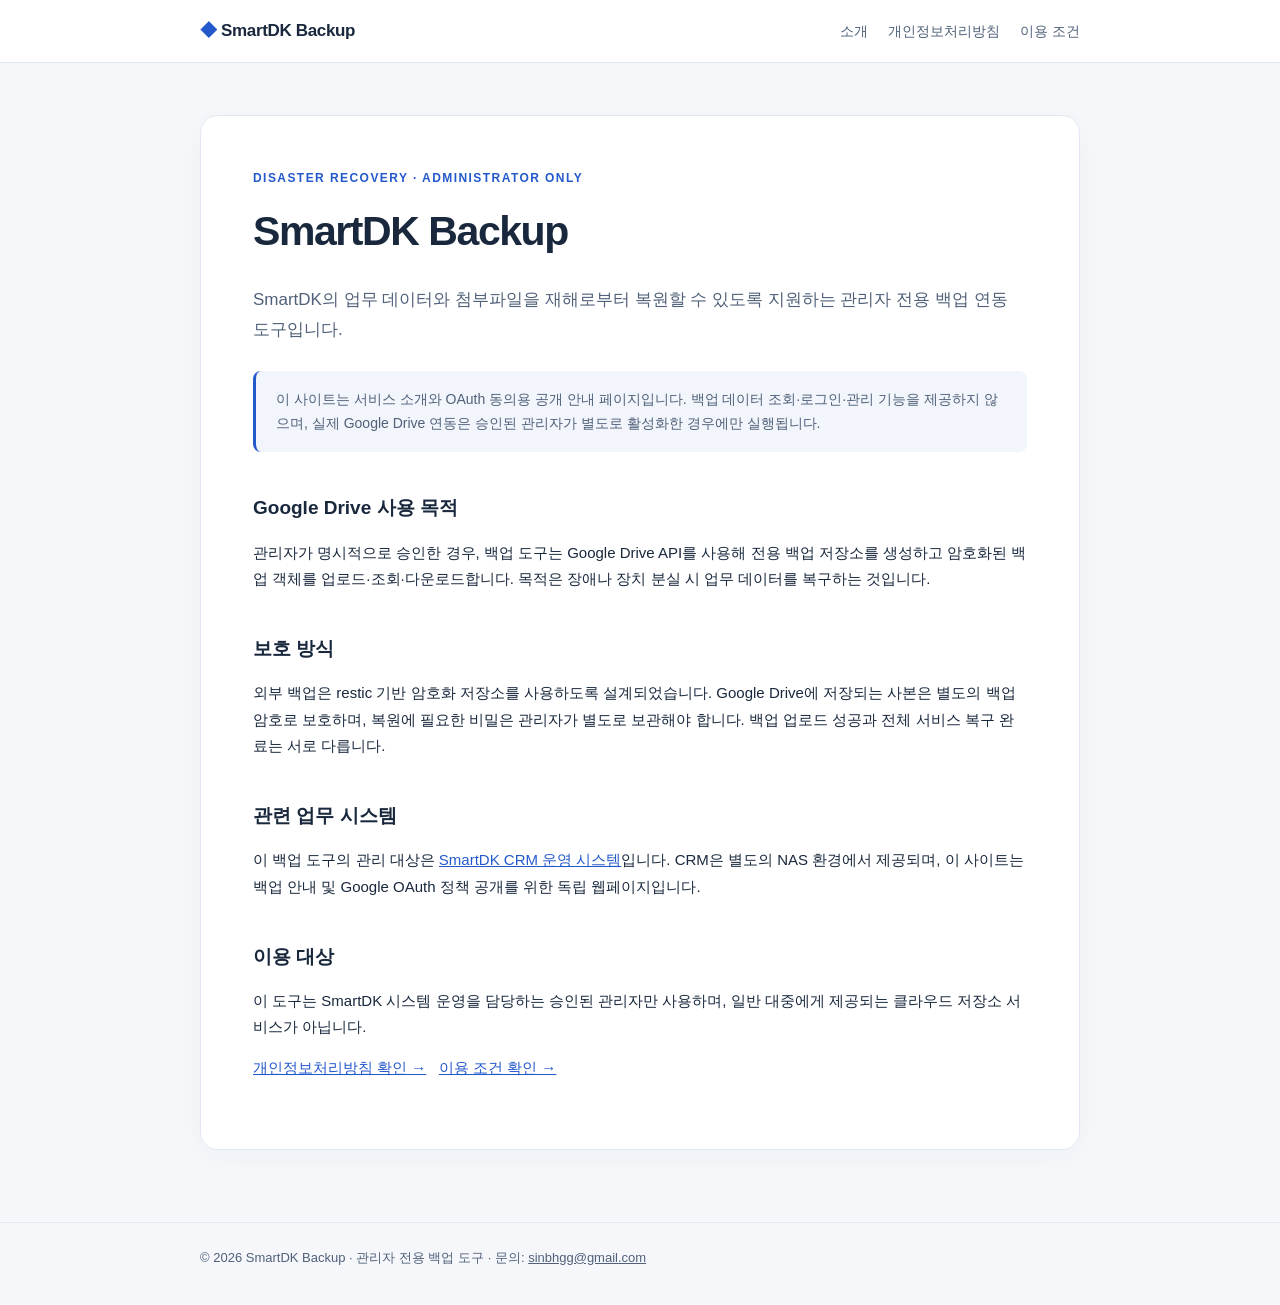
<file: index.html>
<!doctype html><html lang="ko"><head><meta charset="utf-8"><meta name="viewport" content="width=device-width, initial-scale=1"><meta name="robots" content="index,follow"><title>서비스 소개 | SmartDK Backup</title><meta name="description" content="SmartDK Backup의 관리자 전용 Google Drive 백업 서비스 및 개인정보처리 안내."><link rel="stylesheet" href="assets/site.css"></head><body><header><div class="wrap bar"><a class="brand" href="./"><span>◆</span> SmartDK Backup</a><nav aria-label="주 메뉴"><a href="./">소개</a><a href="privacy/">개인정보처리방침</a><a href="terms/">이용 조건</a></nav></div></header><main class="wrap"><article class="panel"><div class="eyebrow">Disaster Recovery · Administrator Only</div><h1>SmartDK Backup</h1><p class="lead">SmartDK의 업무 데이터와 첨부파일을 재해로부터 복원할 수 있도록 지원하는 관리자 전용 백업 연동 도구입니다.</p><div class="note">이 사이트는 서비스 소개와 OAuth 동의용 공개 안내 페이지입니다. 백업 데이터 조회·로그인·관리 기능을 제공하지 않으며, 실제 Google Drive 연동은 승인된 관리자가 별도로 활성화한 경우에만 실행됩니다.</div><h2>Google Drive 사용 목적</h2><p>관리자가 명시적으로 승인한 경우, 백업 도구는 Google Drive API를 사용해 전용 백업 저장소를 생성하고 암호화된 백업 객체를 업로드·조회·다운로드합니다. 목적은 장애나 장치 분실 시 업무 데이터를 복구하는 것입니다.</p><h2>보호 방식</h2><p>외부 백업은 restic 기반 암호화 저장소를 사용하도록 설계되었습니다. Google Drive에 저장되는 사본은 별도의 백업 암호로 보호하며, 복원에 필요한 비밀은 관리자가 별도로 보관해야 합니다. 백업 업로드 성공과 전체 서비스 복구 완료는 서로 다릅니다.</p><h2>관련 업무 시스템</h2><p>이 백업 도구의 관리 대상은 <a href="https://crm.dkok.co.kr/" rel="noopener noreferrer">SmartDK CRM 운영 시스템</a>입니다. CRM은 별도의 NAS 환경에서 제공되며, 이 사이트는 백업 안내 및 Google OAuth 정책 공개를 위한 독립 웹페이지입니다.</p><h2>이용 대상</h2><p>이 도구는 SmartDK 시스템 운영을 담당하는 승인된 관리자만 사용하며, 일반 대중에게 제공되는 클라우드 저장소 서비스가 아닙니다.</p><p><a href="privacy/">개인정보처리방침 확인 →</a> &nbsp; <a href="terms/">이용 조건 확인 →</a></p></article></main><footer><div class="wrap">© 2026 SmartDK Backup · 관리자 전용 백업 도구 · 문의: <a href="mailto:sinbhgg@gmail.com">sinbhgg@gmail.com</a></div></footer></body></html>
</file>
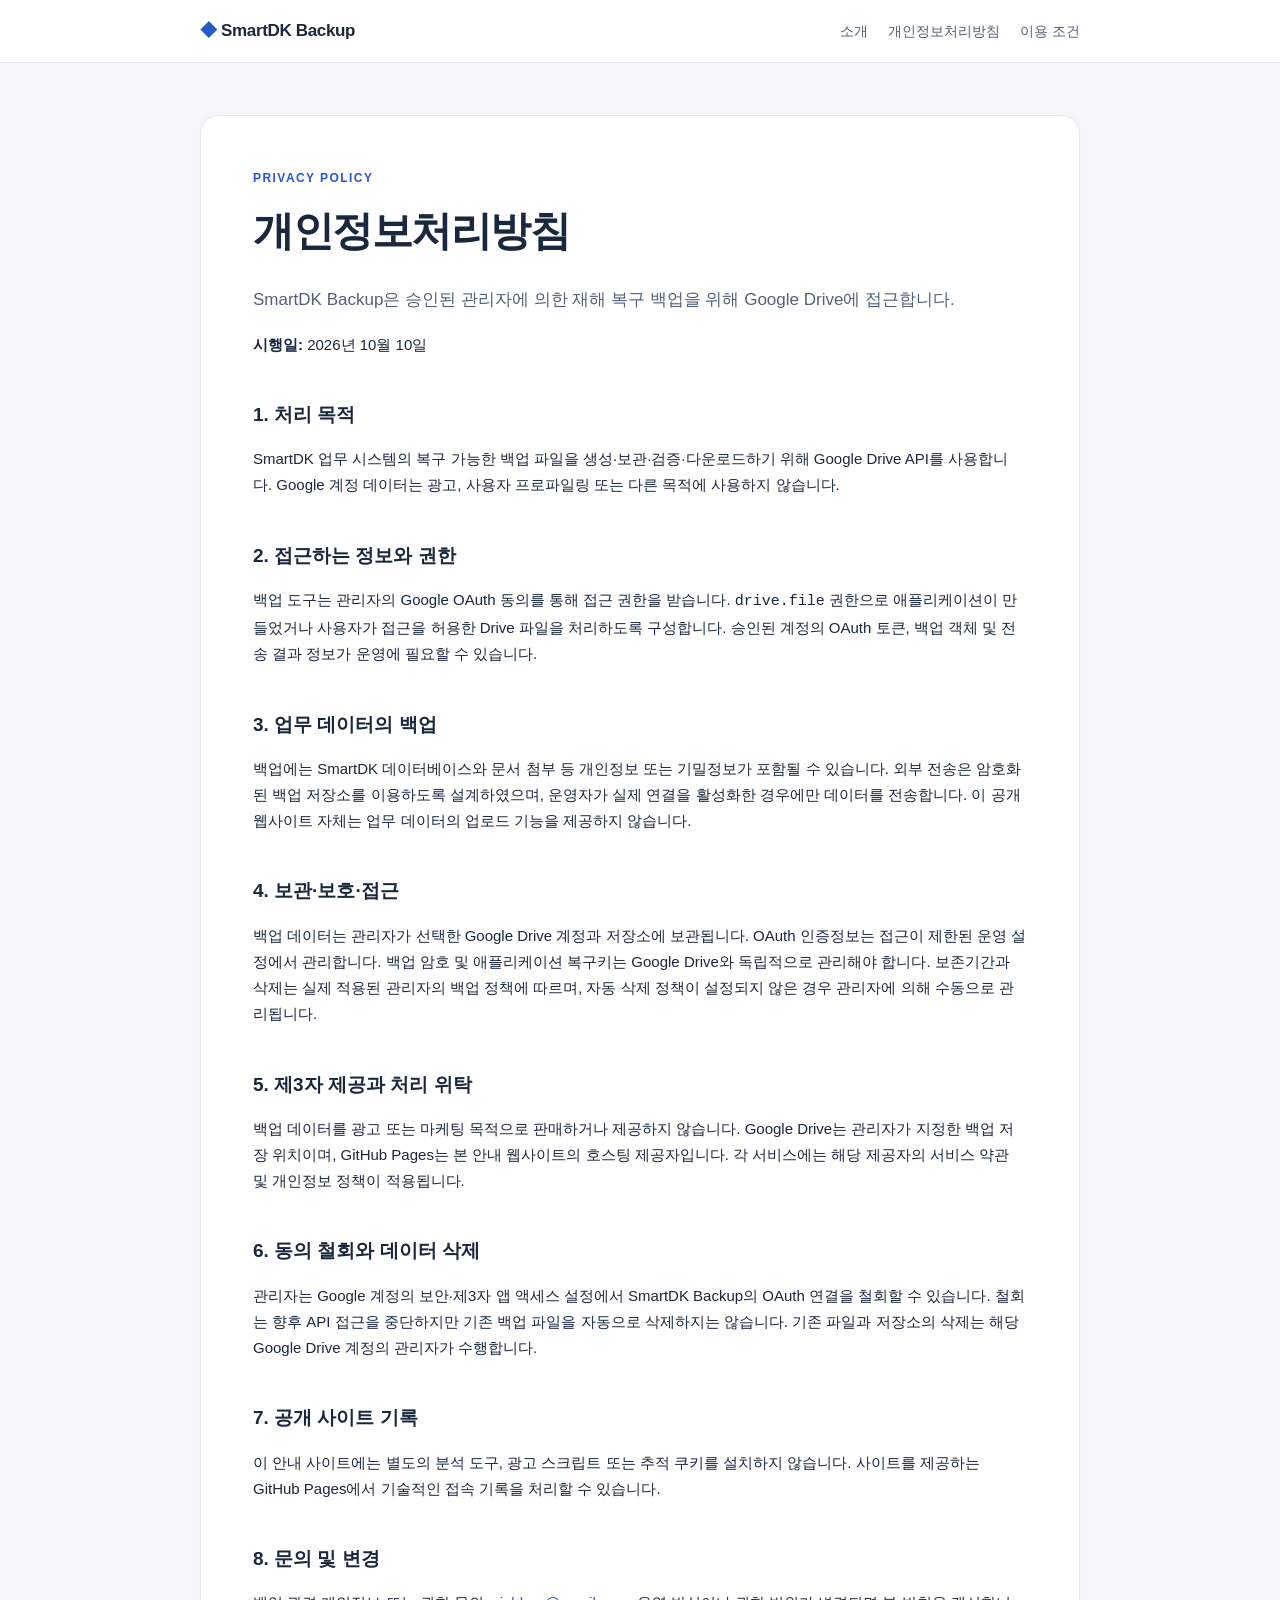
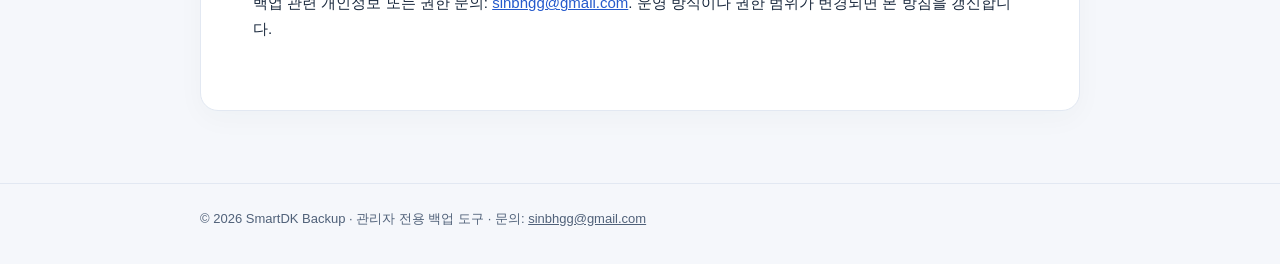
<file: privacy/index.html>
<!doctype html><html lang="ko"><head><meta charset="utf-8"><meta name="viewport" content="width=device-width, initial-scale=1"><meta name="robots" content="index,follow"><title>개인정보처리방침 | SmartDK Backup</title><meta name="description" content="SmartDK Backup의 관리자 전용 Google Drive 백업 서비스 및 개인정보처리 안내."><link rel="stylesheet" href="../assets/site.css"></head><body><header><div class="wrap bar"><a class="brand" href="../"><span>◆</span> SmartDK Backup</a><nav aria-label="주 메뉴"><a href="../">소개</a><a href="./">개인정보처리방침</a><a href="../terms/">이용 조건</a></nav></div></header><main class="wrap"><article class="panel"><div class="eyebrow">Privacy Policy</div><h1>개인정보처리방침</h1><p class="lead">SmartDK Backup은 승인된 관리자에 의한 재해 복구 백업을 위해 Google Drive에 접근합니다.</p><p><strong>시행일:</strong> 2026년 10월 10일</p><h2>1. 처리 목적</h2><p>SmartDK 업무 시스템의 복구 가능한 백업 파일을 생성·보관·검증·다운로드하기 위해 Google Drive API를 사용합니다. Google 계정 데이터는 광고, 사용자 프로파일링 또는 다른 목적에 사용하지 않습니다.</p><h2>2. 접근하는 정보와 권한</h2><p>백업 도구는 관리자의 Google OAuth 동의를 통해 접근 권한을 받습니다. <code>drive.file</code> 권한으로 애플리케이션이 만들었거나 사용자가 접근을 허용한 Drive 파일을 처리하도록 구성합니다. 승인된 계정의 OAuth 토큰, 백업 객체 및 전송 결과 정보가 운영에 필요할 수 있습니다.</p><h2>3. 업무 데이터의 백업</h2><p>백업에는 SmartDK 데이터베이스와 문서 첨부 등 개인정보 또는 기밀정보가 포함될 수 있습니다. 외부 전송은 암호화된 백업 저장소를 이용하도록 설계하였으며, 운영자가 실제 연결을 활성화한 경우에만 데이터를 전송합니다. 이 공개 웹사이트 자체는 업무 데이터의 업로드 기능을 제공하지 않습니다.</p><h2>4. 보관·보호·접근</h2><p>백업 데이터는 관리자가 선택한 Google Drive 계정과 저장소에 보관됩니다. OAuth 인증정보는 접근이 제한된 운영 설정에서 관리합니다. 백업 암호 및 애플리케이션 복구키는 Google Drive와 독립적으로 관리해야 합니다. 보존기간과 삭제는 실제 적용된 관리자의 백업 정책에 따르며, 자동 삭제 정책이 설정되지 않은 경우 관리자에 의해 수동으로 관리됩니다.</p><h2>5. 제3자 제공과 처리 위탁</h2><p>백업 데이터를 광고 또는 마케팅 목적으로 판매하거나 제공하지 않습니다. Google Drive는 관리자가 지정한 백업 저장 위치이며, GitHub Pages는 본 안내 웹사이트의 호스팅 제공자입니다. 각 서비스에는 해당 제공자의 서비스 약관 및 개인정보 정책이 적용됩니다.</p><h2>6. 동의 철회와 데이터 삭제</h2><p>관리자는 Google 계정의 보안·제3자 앱 액세스 설정에서 SmartDK Backup의 OAuth 연결을 철회할 수 있습니다. 철회는 향후 API 접근을 중단하지만 기존 백업 파일을 자동으로 삭제하지는 않습니다. 기존 파일과 저장소의 삭제는 해당 Google Drive 계정의 관리자가 수행합니다.</p><h2>7. 공개 사이트 기록</h2><p>이 안내 사이트에는 별도의 분석 도구, 광고 스크립트 또는 추적 쿠키를 설치하지 않습니다. 사이트를 제공하는 GitHub Pages에서 기술적인 접속 기록을 처리할 수 있습니다.</p><h2>8. 문의 및 변경</h2><p>백업 관련 개인정보 또는 권한 문의: <a href="mailto:sinbhgg@gmail.com">sinbhgg@gmail.com</a>. 운영 방식이나 권한 범위가 변경되면 본 방침을 갱신합니다.</p></article></main><footer><div class="wrap">© 2026 SmartDK Backup · 관리자 전용 백업 도구 · 문의: <a href="mailto:sinbhgg@gmail.com">sinbhgg@gmail.com</a></div></footer></body></html>
</file>
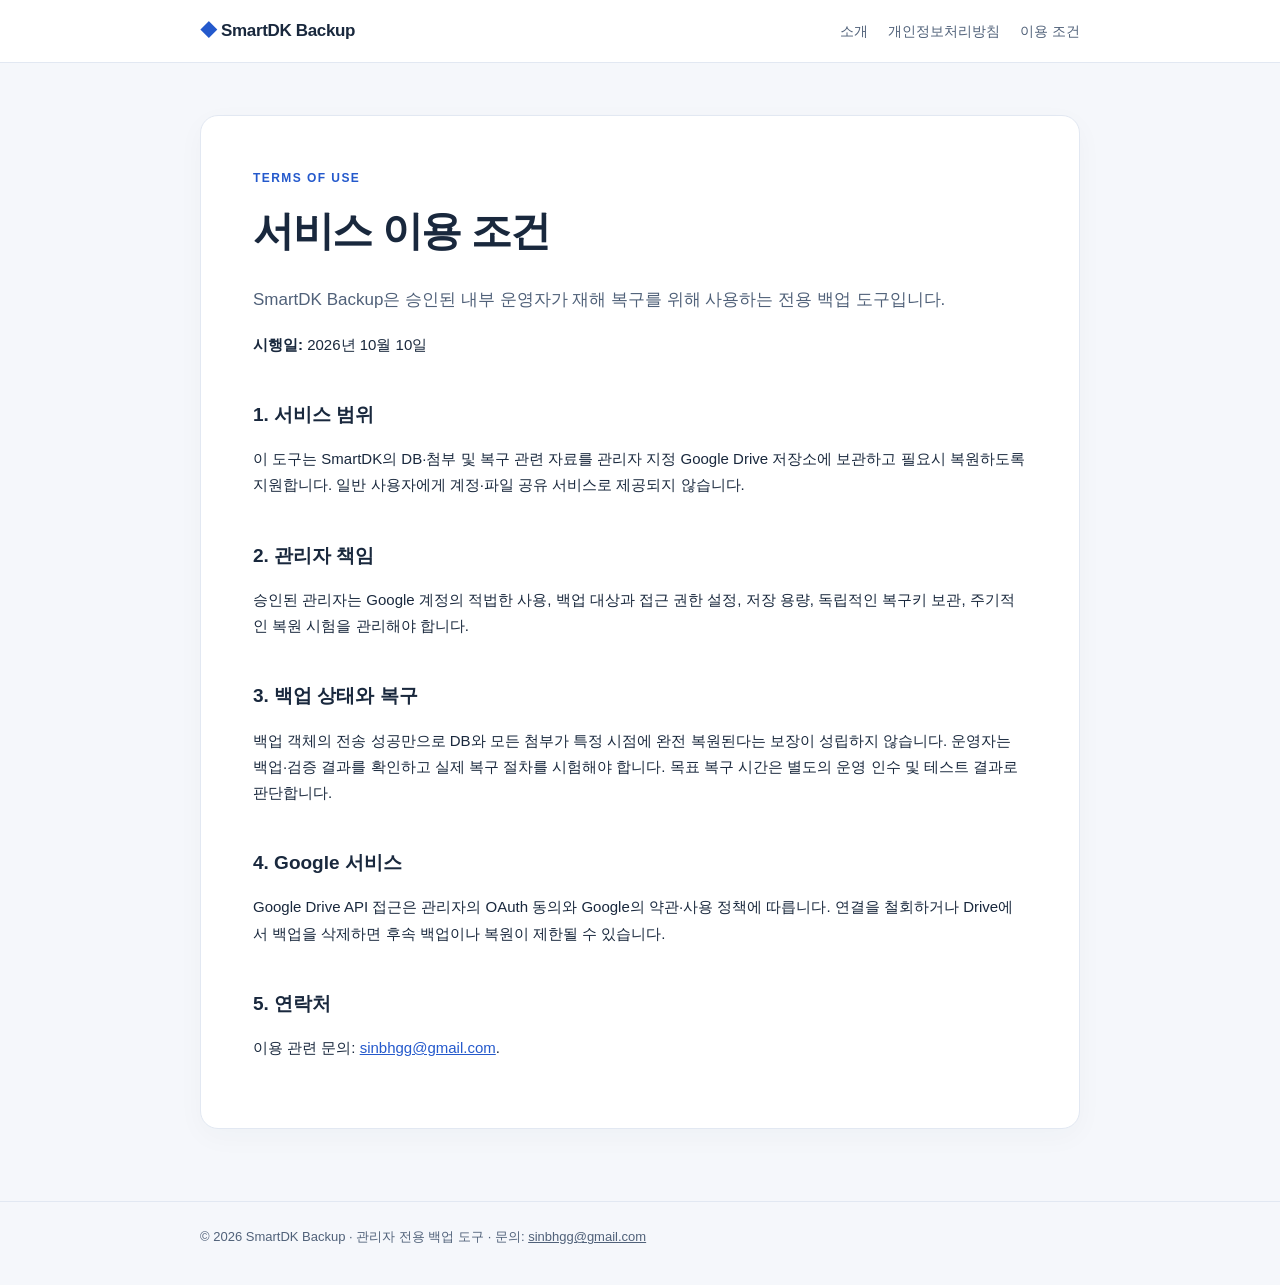
<file: terms/index.html>
<!doctype html><html lang="ko"><head><meta charset="utf-8"><meta name="viewport" content="width=device-width, initial-scale=1"><meta name="robots" content="index,follow"><title>이용 조건 | SmartDK Backup</title><meta name="description" content="SmartDK Backup의 관리자 전용 Google Drive 백업 서비스 및 개인정보처리 안내."><link rel="stylesheet" href="../assets/site.css"></head><body><header><div class="wrap bar"><a class="brand" href="../"><span>◆</span> SmartDK Backup</a><nav aria-label="주 메뉴"><a href="../">소개</a><a href="../privacy/">개인정보처리방침</a><a href="./">이용 조건</a></nav></div></header><main class="wrap"><article class="panel"><div class="eyebrow">Terms of Use</div><h1>서비스 이용 조건</h1><p class="lead">SmartDK Backup은 승인된 내부 운영자가 재해 복구를 위해 사용하는 전용 백업 도구입니다.</p><p><strong>시행일:</strong> 2026년 10월 10일</p><h2>1. 서비스 범위</h2><p>이 도구는 SmartDK의 DB·첨부 및 복구 관련 자료를 관리자 지정 Google Drive 저장소에 보관하고 필요시 복원하도록 지원합니다. 일반 사용자에게 계정·파일 공유 서비스로 제공되지 않습니다.</p><h2>2. 관리자 책임</h2><p>승인된 관리자는 Google 계정의 적법한 사용, 백업 대상과 접근 권한 설정, 저장 용량, 독립적인 복구키 보관, 주기적인 복원 시험을 관리해야 합니다.</p><h2>3. 백업 상태와 복구</h2><p>백업 객체의 전송 성공만으로 DB와 모든 첨부가 특정 시점에 완전 복원된다는 보장이 성립하지 않습니다. 운영자는 백업·검증 결과를 확인하고 실제 복구 절차를 시험해야 합니다. 목표 복구 시간은 별도의 운영 인수 및 테스트 결과로 판단합니다.</p><h2>4. Google 서비스</h2><p>Google Drive API 접근은 관리자의 OAuth 동의와 Google의 약관·사용 정책에 따릅니다. 연결을 철회하거나 Drive에서 백업을 삭제하면 후속 백업이나 복원이 제한될 수 있습니다.</p><h2>5. 연락처</h2><p>이용 관련 문의: <a href="mailto:sinbhgg@gmail.com">sinbhgg@gmail.com</a>.</p></article></main><footer><div class="wrap">© 2026 SmartDK Backup · 관리자 전용 백업 도구 · 문의: <a href="mailto:sinbhgg@gmail.com">sinbhgg@gmail.com</a></div></footer></body></html>
</file>
<file: assets/site.css>
:root{color-scheme:light;--bg:#f5f7fb;--surface:#fff;--ink:#19283d;--muted:#506179;--line:#e2e8f2;--accent:#2459cc}*{box-sizing:border-box}body{margin:0;background:var(--bg);color:var(--ink);font-family:-apple-system,BlinkMacSystemFont,"Segoe UI","Noto Sans KR",sans-serif;line-height:1.75}header{background:#fff;border-bottom:1px solid var(--line)}.wrap{width:min(880px,calc(100% - 36px));margin:auto}.bar{display:flex;align-items:center;justify-content:space-between;gap:24px;padding:16px 0;flex-wrap:wrap}.brand{font-size:17px;font-weight:750;letter-spacing:-.02em;color:var(--ink);text-decoration:none}.brand span{color:var(--accent)}nav{display:flex;gap:20px;flex-wrap:wrap}a{color:var(--accent)}nav a{font-size:14px;text-decoration:none;color:var(--muted)}nav a:hover{text-decoration:underline}main{padding:52px 0 72px}.panel{background:var(--surface);border:1px solid var(--line);border-radius:18px;padding:clamp(24px,5vw,52px);box-shadow:0 8px 28px #19324b08}.eyebrow{font-size:12px;font-weight:800;text-transform:uppercase;letter-spacing:.12em;color:var(--accent)}h1{font-size:clamp(28px,4.5vw,41px);letter-spacing:-.035em;line-height:1.3;margin:.4em 0 .65em}h2{font-size:19px;margin:2.1em 0 .4em}p,li{font-size:15px}p.lead{color:var(--muted);font-size:17px}.note{padding:16px 20px;background:#f2f5fb;border-left:3px solid var(--accent);border-radius:8px;color:var(--muted);font-size:14px;margin:26px 0}ul{padding-left:23px}footer{padding:24px 0 36px;color:var(--muted);font-size:13px;border-top:1px solid var(--line)}footer a{color:var(--muted)}@media(max-width:520px){main{padding:25px 0 40px}nav{gap:12px}.panel{border-radius:12px}}
</file>
